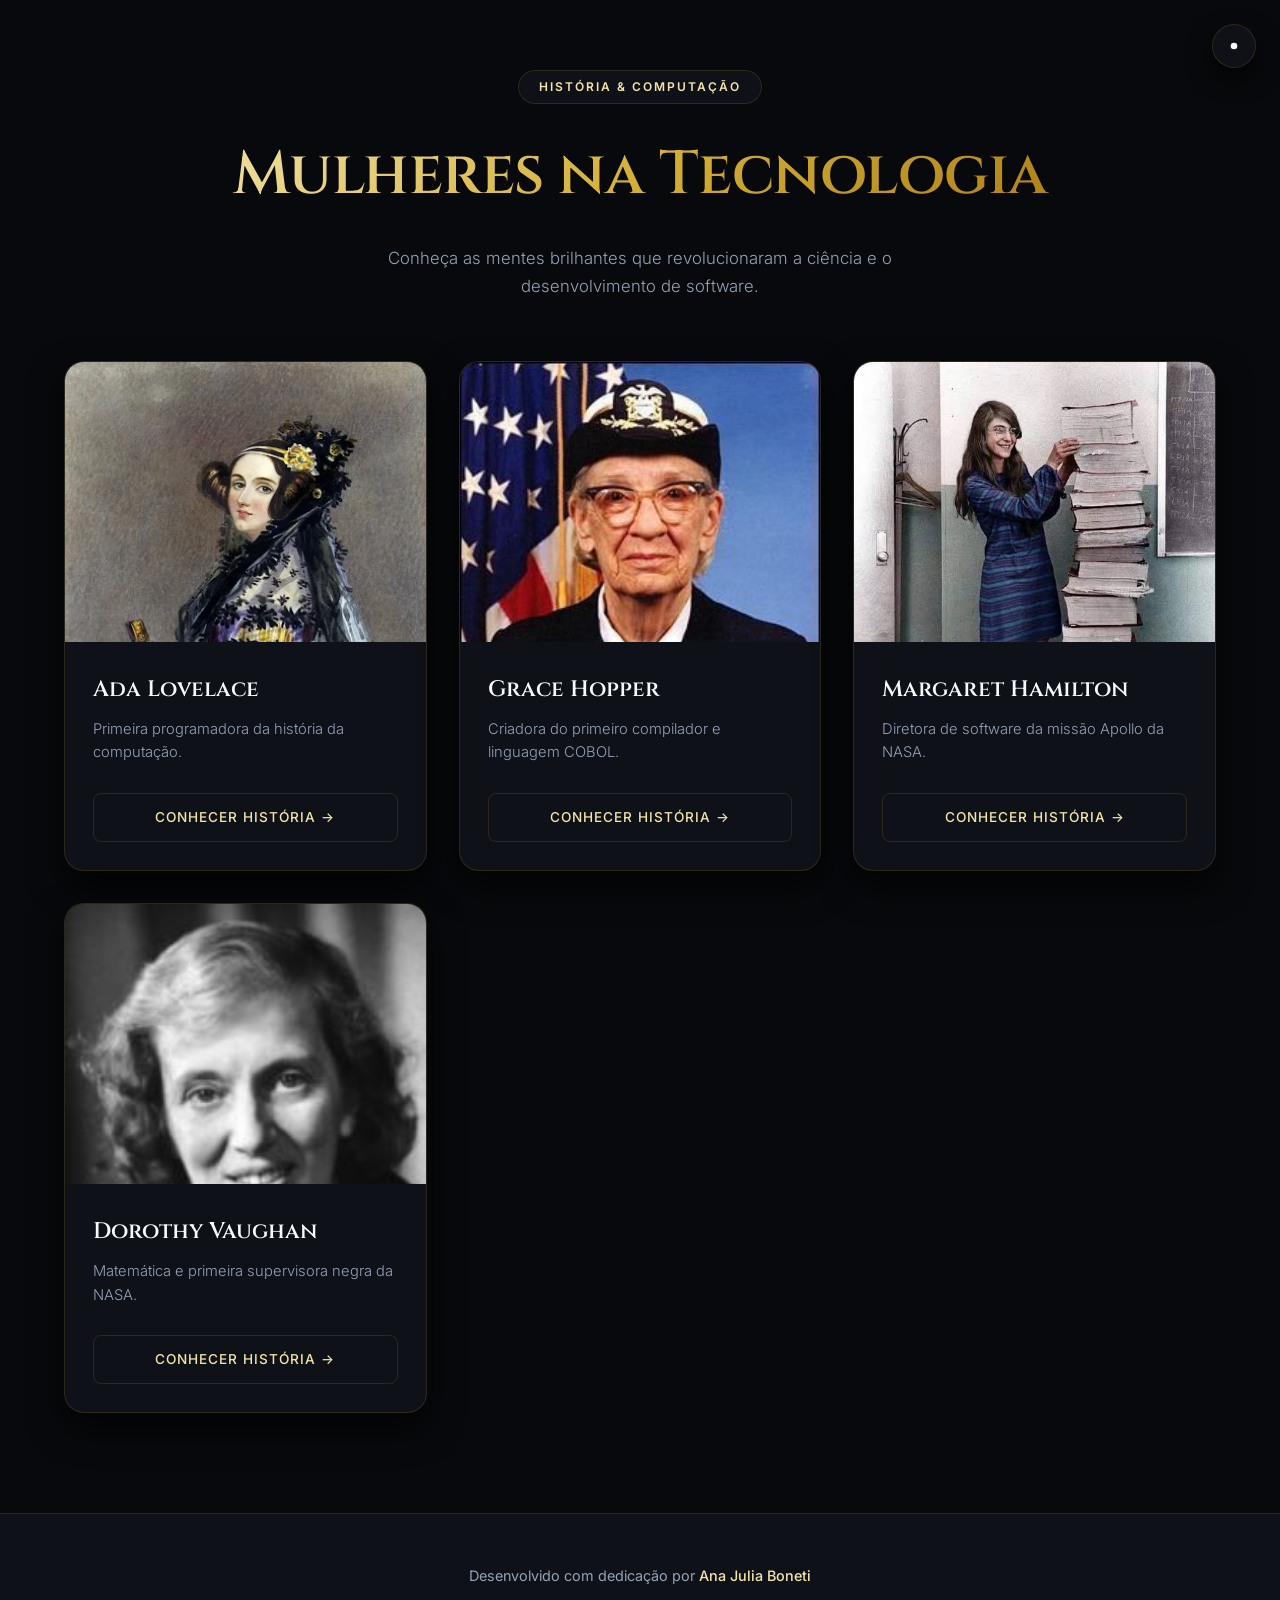
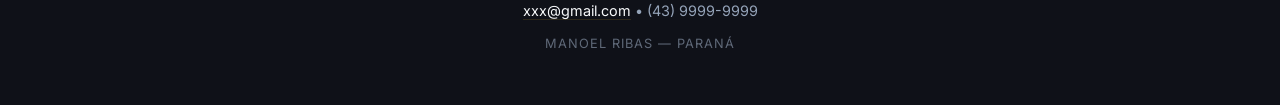
<file: index.html>
<!DOCTYPE html>
<html lang="pt-BR">

<head>
    <meta charset="UTF-8">
    <meta name="viewport" content="width=device-width, initial-scale=1.0">
    <title>Mulheres na Tecnologia | Portal de Pioneiras</title>
    <!-- Fonte Google Inter -->
    <link rel="preconnect" href="https://fonts.googleapis.com">
    <link rel="preconnect" href="https://fonts.gstatic.com" crossorigin>
    <link href="https://fonts.googleapis.com/css2?family=Inter:wght@300;400;600;700&display=swap" rel="stylesheet">
    
    <link rel="stylesheet" href="reset.css">
    <link rel="stylesheet" href="style.css">
</head>

<body>
    <!-- Botão de Alternância de Tema -->
    <div class="theme-toggle-container">
        <button id="theme-toggle" class="theme-btn" title="Alternar Tema Claro/Escuro">
            <svg viewBox="0 0 24 24">
                <path d="M12 3v1m0 16v1m9-9h-1M4 12H3m15.364 6.364l-.707-.707M6.343 6.343l-.707-.707m12.728 0l-.707.707M6.343 17.657l-.707.707M16 12a4 4 0 11-8 0 4 4 0 018 0z"/>
            </svg>
        </button>
    </div>

    <header class="cabecalho">
        <div class="header-content">
            <span class="badge">História & Computação</span>
            <h1 id="titulo">Mulheres na Tecnologia</h1>
            <p class="subtitulo">Conheça as mentes brilhantes que revolucionaram a ciência e o desenvolvimento de software.</p>
        </div>
    </header>

    <main class="container">
        <section class="cards-grid">
            
            <article class="card">
                <div class="card-image-wrapper">
                    <img src="img/ada-lovelace.webp" alt="Ada Lovelace">
                </div>
                <div class="card-content">
                    <h2>Ada Lovelace</h2>
                    <p>Primeira programadora da história da computação.</p>
                    <a href="ada.html" class="btn">Conhecer História &rarr;</a>
                </div>
            </article>

            <article class="card">
                <div class="card-image-wrapper">
                    <img src="img/Gracehopper_thumb.jpg" alt="Grace Hopper">
                </div>
                <div class="card-content">
                    <h2>Grace Hopper</h2>
                    <p>Criadora do primeiro compilador e linguagem COBOL.</p>
                    <a href="grace.html" class="btn">Conhecer História &rarr;</a>
                </div>
            </article>

            <article class="card">
                <div class="card-image-wrapper">
                    <img src="img/images (9).jpeg" alt="Margaret Hamilton">
                </div>
                <div class="card-content">
                    <h2>Margaret Hamilton</h2>
                    <p>Diretora de software da missão Apollo da NASA.</p>
                    <a href="margareth.html" class="btn">Conhecer História &rarr;</a>
                </div>
            </article>

            <article class="card">
                <div class="card-image-wrapper">
                    <img src="img/Dorothy-e1590146692343.jpg" alt="Dorothy Vaughan">
                </div>
                <div class="card-content">
                    <h2>Dorothy Vaughan</h2>
                    <p>Matemática e primeira supervisora negra da NASA.</p>
                    <a href="dorothy.html" class="btn">Conhecer História &rarr;</a>
                </div>
            </article>

        </section>
    </main>

    <footer class="rodape">
        <div class="rodape-content">
            <p class="autor">Desenvolvido com dedicação por <strong>Ana Julia Boneti</strong></p>
            <p class="contato">
                <a href="mailto:xxx@gmail.com">xxx@gmail.com</a> &bull; (43) 9999-9999
            </p>
            <p class="localizacao">Manoel Ribas — Paraná</p>
        </div>
    </footer>

    <script src="script.js"></script>
</body>

</html>
</file>
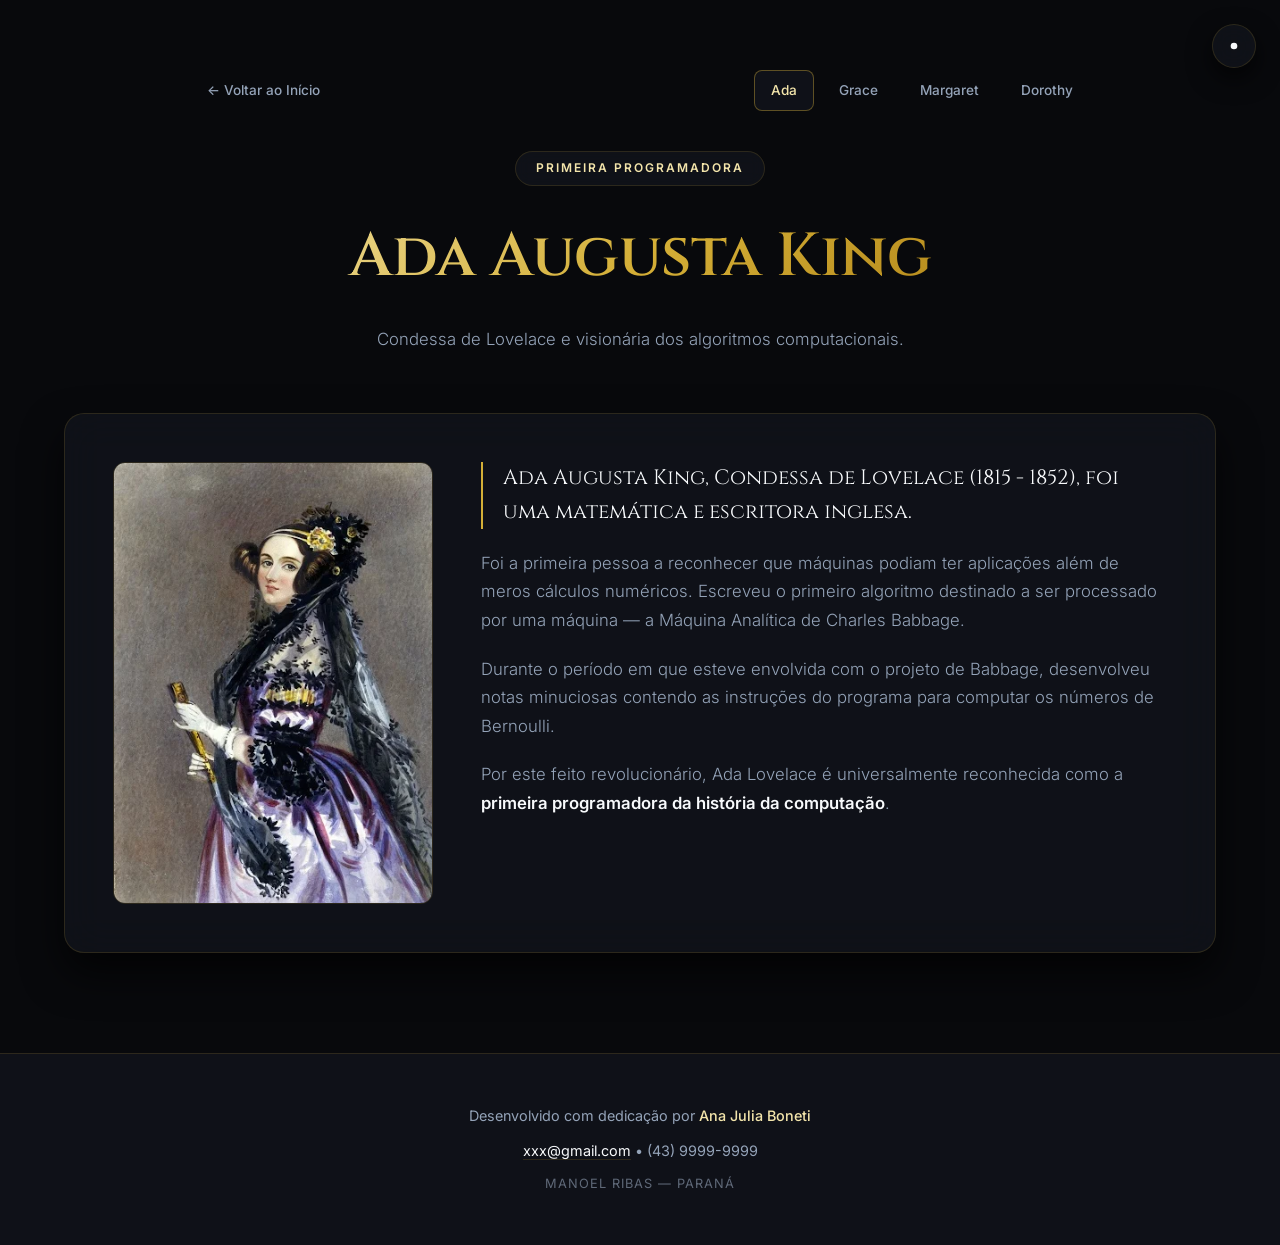
<file: ada.html>
<!DOCTYPE html>
<html lang="pt-BR">

<head>
    <meta charset="UTF-8">
    <meta name="viewport" content="width=device-width, initial-scale=1.0">
    <title>Ada Lovelace | Mulheres na Tecnologia</title>
    
    <link rel="preconnect" href="https://fonts.googleapis.com">
    <link rel="preconnect" href="https://fonts.gstatic.com" crossorigin>
    <link href="https://fonts.googleapis.com/css2?family=Inter:wght@300;400;600;700&display=swap" rel="stylesheet">
    
    <link rel="stylesheet" href="reset.css">
    <link rel="stylesheet" href="style.css">
</head>

<body>

    <!-- Botão de Alternância de Tema -->
    <div class="theme-toggle-container">
        <button id="theme-toggle" class="theme-btn" title="Alternar Tema Claro/Escuro">
            <svg viewBox="0 0 24 24">
                <path d="M12 3v1m0 16v1m9-9h-1M4 12H3m15.364 6.364l-.707-.707M6.343 6.343l-.707-.707m12.728 0l-.707.707M6.343 17.657l-.707.707M16 12a4 4 0 11-8 0 4 4 0 018 0z"/>
            </svg>
        </button>
    </div>

    <header class="cabecalho">
        <div class="header-content">
            <nav class="menu-navegacao">
                <a href="index.html" class="nav-link">&larr; Voltar ao Início</a>
                <div class="nav-links-pioneiras">
                    <a href="ada.html" class="nav-link active">Ada</a>
                    <a href="grace.html" class="nav-link">Grace</a>
                    <a href="margareth.html" class="nav-link">Margaret</a>
                    <a href="dorothy.html" class="nav-link">Dorothy</a>
                </div>
            </nav>
            <span class="badge">Primeira Programadora</span>
            <h1 id="titulo">Ada Augusta King</h1>
            <p class="subtitulo">Condessa de Lovelace e visionária dos algoritmos computacionais.</p>
        </div>
    </header>

    <main class="container">
        <article class="perfil-detalhe">
            <div class="perfil-imagem-container">
                <img src="img/ada-lovelace.webp" alt="Ada Lovelace" class="perfil-img">
            </div>

            <div class="perfil-bio">
                <p class="destaque">
                    Ada Augusta King, Condessa de Lovelace (1815 - 1852), foi uma matemática e escritora inglesa.
                </p>
                <p>
                    Foi a primeira pessoa a reconhecer que máquinas podiam ter aplicações além de meros cálculos numéricos. Escreveu o primeiro algoritmo destinado a ser processado por uma máquina — a Máquina Analítica de Charles Babbage.
                </p>
                <p>
                    Durante o período em que esteve envolvida com o projeto de Babbage, desenvolveu notas minuciosas contendo as instruções do programa para computar os números de Bernoulli.
                </p>
                <p>
                    Por este feito revolucionário, Ada Lovelace é universalmente reconhecida como a <strong>primeira programadora da história da computação</strong>.
                </p>
            </div>
        </article>
    </main>

    <footer class="rodape">
        <div class="rodape-content">
            <p class="autor">Desenvolvido com dedicação por <strong>Ana Julia Boneti</strong></p>
            <p class="contato">
                <a href="mailto:xxx@gmail.com">xxx@gmail.com</a> &bull; (43) 9999-9999
            </p>
            <p class="localizacao">Manoel Ribas — Paraná</p>
        </div>
    </footer>

    <script src="script.js"></script>
</body>

</html>
</file>
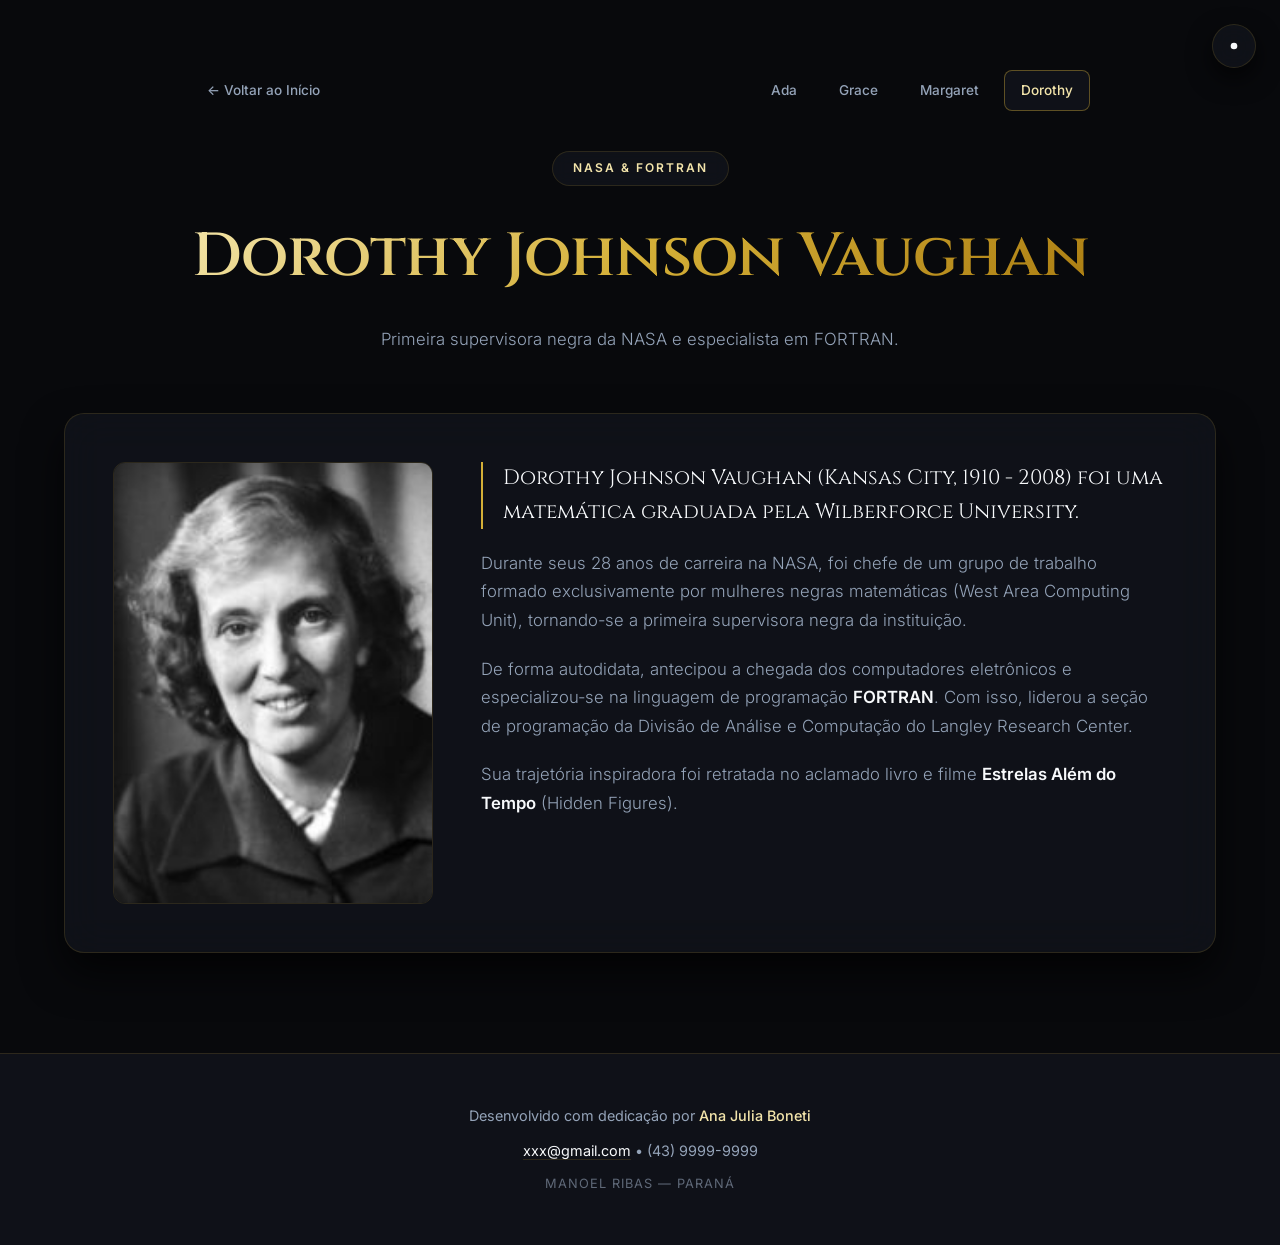
<file: dorothy.html>
<!DOCTYPE html>
<html lang="pt-BR">

<head>
    <meta charset="UTF-8">
    <meta name="viewport" content="width=device-width, initial-scale=1.0">
    <title>Dorothy Vaughan | Mulheres na Tecnologia</title>
    
    <link rel="preconnect" href="https://fonts.googleapis.com">
    <link rel="preconnect" href="https://fonts.gstatic.com" crossorigin>
    <link href="https://fonts.googleapis.com/css2?family=Inter:wght@300;400;600;700&display=swap" rel="stylesheet">
    
    <link rel="stylesheet" href="reset.css">
    <link rel="stylesheet" href="style.css">
</head>

<body>

    <!-- Botão de Alternância de Tema -->
    <div class="theme-toggle-container">
        <button id="theme-toggle" class="theme-btn" title="Alternar Tema Claro/Escuro">
            <svg viewBox="0 0 24 24">
                <path d="M12 3v1m0 16v1m9-9h-1M4 12H3m15.364 6.364l-.707-.707M6.343 6.343l-.707-.707m12.728 0l-.707.707M6.343 17.657l-.707.707M16 12a4 4 0 11-8 0 4 4 0 018 0z"/>
            </svg>
        </button>
    </div>
    <header class="cabecalho">
        <div class="header-content">
            <nav class="menu-navegacao">
                <a href="index.html" class="nav-link">&larr; Voltar ao Início</a>
                <div class="nav-links-pioneiras">
                    <a href="ada.html" class="nav-link">Ada</a>
                    <a href="grace.html" class="nav-link">Grace</a>
                    <a href="margareth.html" class="nav-link">Margaret</a>
                    <a href="dorothy.html" class="nav-link active">Dorothy</a>
                </div>
            </nav>
            <span class="badge">NASA & FORTRAN</span>
            <h1 id="titulo">Dorothy Johnson Vaughan</h1>
            <p class="subtitulo">Primeira supervisora negra da NASA e especialista em FORTRAN.</p>
        </div>
    </header>

    <main class="container">
        <article class="perfil-detalhe">
            <div class="perfil-imagem-container">
                <img src="img/Dorothy-e1590146692343.jpg" alt="Dorothy Johnson Vaughan" class="perfil-img">
            </div>

            <div class="perfil-bio">
                <p class="destaque">
                    Dorothy Johnson Vaughan (Kansas City, 1910 - 2008) foi uma matemática graduada pela Wilberforce University.
                </p>
                <p>
                    Durante seus 28 anos de carreira na NASA, foi chefe de um grupo de trabalho formado exclusivamente por mulheres negras matemáticas (West Area Computing Unit), tornando-se a primeira supervisora negra da instituição.
                </p>
                <p>
                    De forma autodidata, antecipou a chegada dos computadores eletrônicos e especializou-se na linguagem de programação <strong>FORTRAN</strong>. Com isso, liderou a seção de programação da Divisão de Análise e Computação do Langley Research Center.
                </p>
                <p>
                    Sua trajetória inspiradora foi retratada no aclamado livro e filme <strong>Estrelas Além do Tempo</strong> (<em>Hidden Figures</em>).
                </p>
            </div>
        </article>
    </main>

    <footer class="rodape">
        <div class="rodape-content">
            <p class="autor">Desenvolvido com dedicação por <strong>Ana Julia Boneti</strong></p>
            <p class="contato">
                <a href="mailto:xxx@gmail.com">xxx@gmail.com</a> &bull; (43) 9999-9999
            </p>
            <p class="localizacao">Manoel Ribas — Paraná</p>
        </div>
    </footer>

    <script src="script.js"></script>
</body>

</html>
</file>
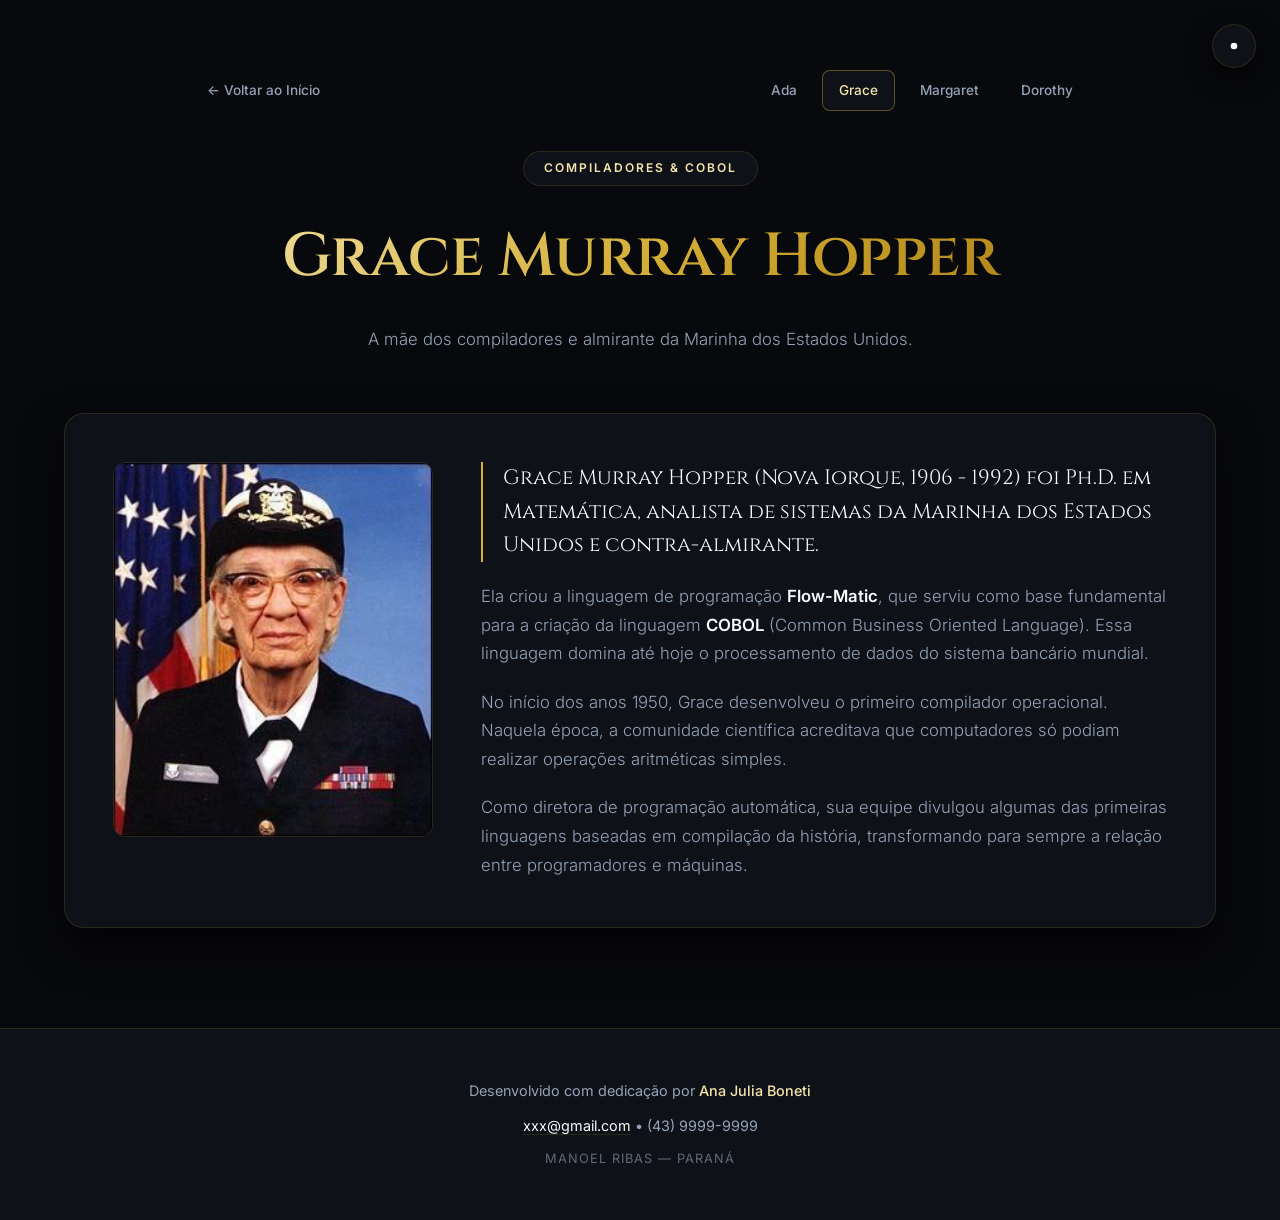
<file: grace.html>
<!DOCTYPE html>
<html lang="pt-BR">

<head>
    <meta charset="UTF-8">
    <meta name="viewport" content="width=device-width, initial-scale=1.0">
    <title>Grace Hopper | Mulheres na Tecnologia</title>
    
    <link rel="preconnect" href="https://fonts.googleapis.com">
    <link rel="preconnect" href="https://fonts.gstatic.com" crossorigin>
    <link href="https://fonts.googleapis.com/css2?family=Inter:wght@300;400;600;700&display=swap" rel="stylesheet">
    
    <link rel="stylesheet" href="reset.css">
    <link rel="stylesheet" href="style.css">
</head>

<body>

    <!-- Botão de Alternância de Tema -->
    <div class="theme-toggle-container">
        <button id="theme-toggle" class="theme-btn" title="Alternar Tema Claro/Escuro">
            <svg viewBox="0 0 24 24">
                <path d="M12 3v1m0 16v1m9-9h-1M4 12H3m15.364 6.364l-.707-.707M6.343 6.343l-.707-.707m12.728 0l-.707.707M6.343 17.657l-.707.707M16 12a4 4 0 11-8 0 4 4 0 018 0z"/>
            </svg>
        </button>
    </div>

    <header class="cabecalho">
        <div class="header-content">
            <nav class="menu-navegacao">
                <a href="index.html" class="nav-link">&larr; Voltar ao Início</a>
                <div class="nav-links-pioneiras">
                    <a href="ada.html" class="nav-link">Ada</a>
                    <a href="grace.html" class="nav-link active">Grace</a>
                    <a href="margareth.html" class="nav-link">Margaret</a>
                    <a href="dorothy.html" class="nav-link">Dorothy</a>
                </div>
            </nav>
            <span class="badge">Compiladores & COBOL</span>
            <h1 id="titulo">Grace Murray Hopper</h1>
            <p class="subtitulo">A mãe dos compiladores e almirante da Marinha dos Estados Unidos.</p>
        </div>
    </header>

    <main class="container">
        <article class="perfil-detalhe">
            <div class="perfil-imagem-container">
                <img src="img/Gracehopper_thumb.jpg" alt="Grace Murray Hopper" class="perfil-img">
            </div>

            <div class="perfil-bio">
                <p class="destaque">
                    Grace Murray Hopper (Nova Iorque, 1906 - 1992) foi Ph.D. em Matemática, analista de sistemas da Marinha dos Estados Unidos e contra-almirante.
                </p>
                <p>
                    Ela criou a linguagem de programação <strong>Flow-Matic</strong>, que serviu como base fundamental para a criação da linguagem <strong>COBOL</strong> (<em>Common Business Oriented Language</em>). Essa linguagem domina até hoje o processamento de dados do sistema bancário mundial.
                </p>
                <p>
                    No início dos anos 1950, Grace desenvolveu o primeiro compilador operacional. Naquela época, a comunidade científica acreditava que computadores só podiam realizar operações aritméticas simples. 
                </p>
                <p>
                    Como diretora de programação automática, sua equipe divulgou algumas das primeiras linguagens baseadas em compilação da história, transformando para sempre a relação entre programadores e máquinas.
                </p>
            </div>
        </article>
    </main>

    <footer class="rodape">
        <div class="rodape-content">
            <p class="autor">Desenvolvido com dedicação por <strong>Ana Julia Boneti</strong></p>
            <p class="contato">
                <a href="mailto:xxx@gmail.com">xxx@gmail.com</a> &bull; (43) 9999-9999
            </p>
            <p class="localizacao">Manoel Ribas — Paraná</p>
        </div>
    </footer>

    <script src="script.js"></script>
</body>

</html>
</file>
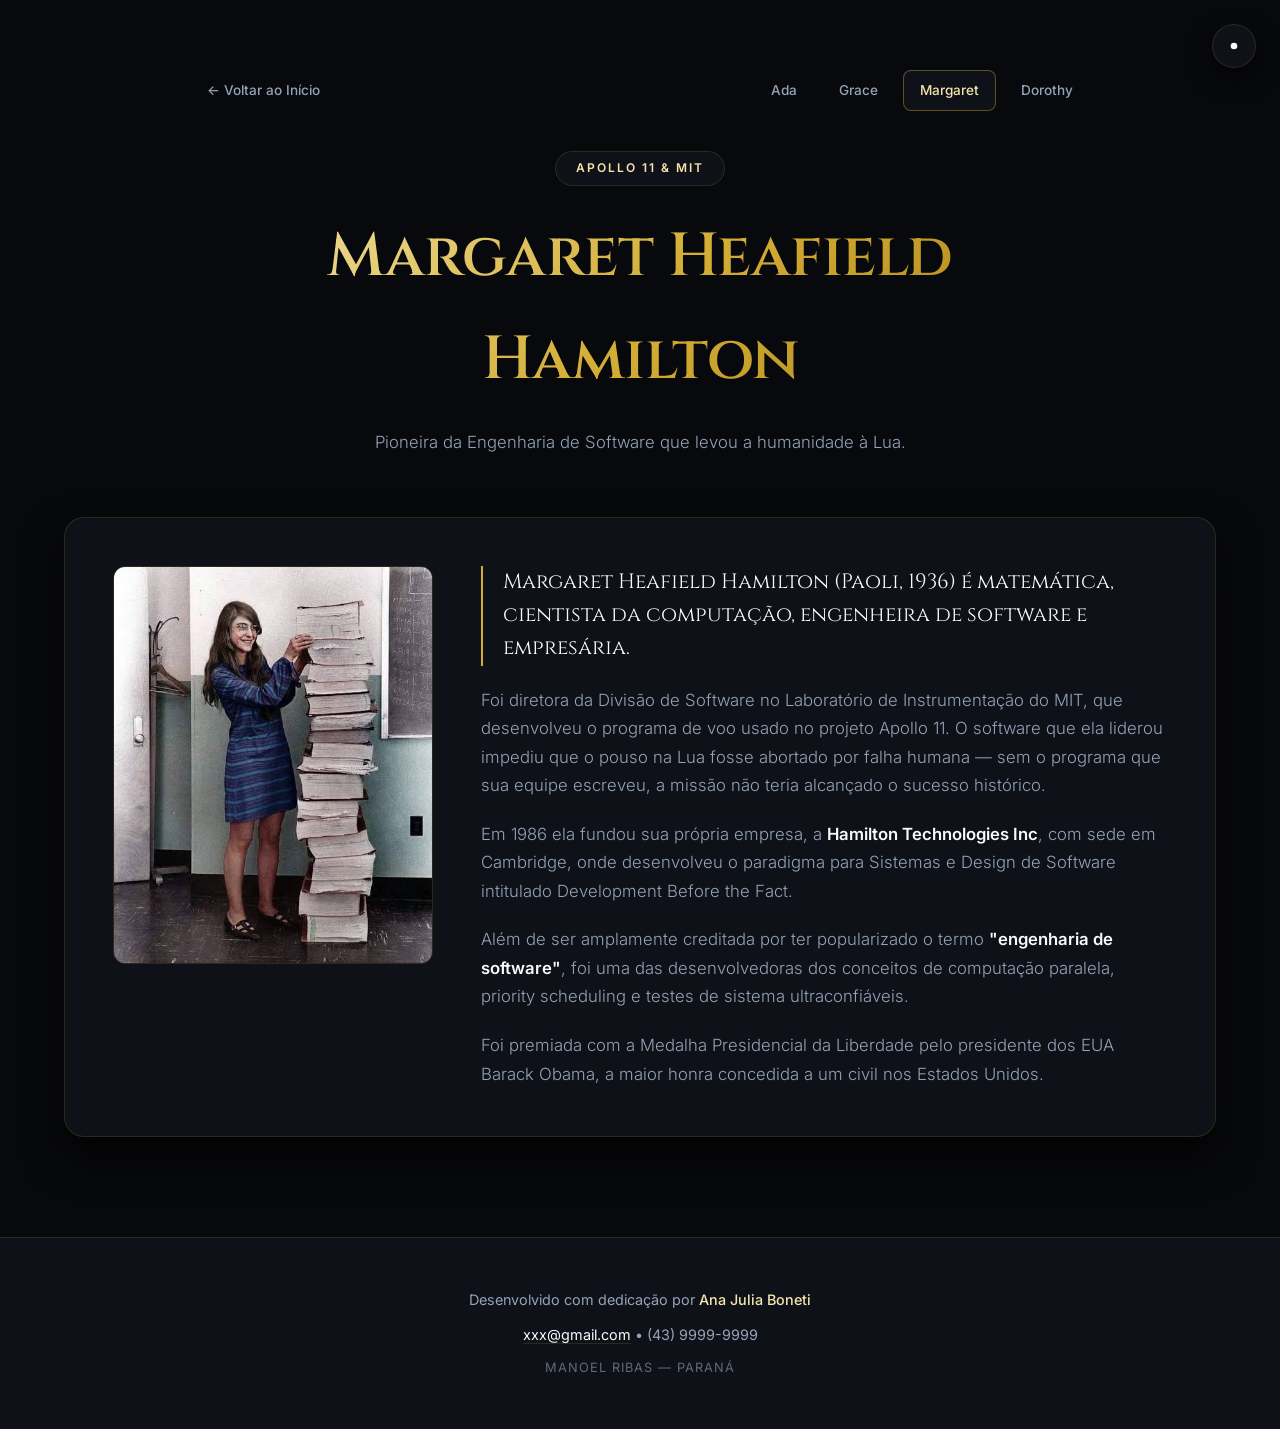
<file: margareth.html>
<!DOCTYPE html>
<html lang="pt-BR">

<head>
    <meta charset="UTF-8">
    <meta name="viewport" content="width=device-width, initial-scale=1.0">
    <title>Margaret Hamilton | Mulheres na Tecnologia</title>
    
    <link rel="preconnect" href="https://fonts.googleapis.com">
    <link rel="preconnect" href="https://fonts.gstatic.com" crossorigin>
    <link href="https://fonts.googleapis.com/css2?family=Inter:wght@300;400;600;700&display=swap" rel="stylesheet">
    
    <link rel="stylesheet" href="reset.css">
    <link rel="stylesheet" href="style.css">
</head>

<body>

    <!-- Botão de Alternância de Tema -->
    <div class="theme-toggle-container">
        <button id="theme-toggle" class="theme-btn" title="Alternar Tema Claro/Escuro">
            <svg viewBox="0 0 24 24">
                <path d="M12 3v1m0 16v1m9-9h-1M4 12H3m15.364 6.364l-.707-.707M6.343 6.343l-.707-.707m12.728 0l-.707.707M6.343 17.657l-.707.707M16 12a4 4 0 11-8 0 4 4 0 018 0z"/>
            </svg>
        </button>
    </div>

    <header class="cabecalho">
        <div class="header-content">
            <nav class="menu-navegacao">
                <a href="index.html" class="nav-link">&larr; Voltar ao Início</a>
                <div class="nav-links-pioneiras">
                    <a href="ada.html" class="nav-link">Ada</a>
                    <a href="grace.html" class="nav-link">Grace</a>
                    <a href="margareth.html" class="nav-link active">Margaret</a>
                    <a href="dorothy.html" class="nav-link">Dorothy</a>
                </div>
            </nav>
            <span class="badge">Apollo 11 & MIT</span>
            <h1 id="titulo">Margaret Heafield Hamilton</h1>
            <p class="subtitulo">Pioneira da Engenharia de Software que levou a humanidade à Lua.</p>
        </div>
    </header>

    <main class="container">
        <article class="perfil-detalhe">
            <div class="perfil-imagem-container">
                <img src="img/images (9).jpeg" alt="Margaret Heafield Hamilton" class="perfil-img">
            </div>

            <div class="perfil-bio">
                <p class="destaque">
                    Margaret Heafield Hamilton (Paoli, 1936) é matemática, cientista da computação, engenheira de software e empresária.
                </p>
                <p>
                    Foi diretora da Divisão de Software no Laboratório de Instrumentação do MIT, que desenvolveu o programa de voo usado no projeto Apollo 11. O software que ela liderou impediu que o pouso na Lua fosse abortado por falha humana — sem o programa que sua equipe escreveu, a missão não teria alcançado o sucesso histórico.
                </p>
                <p>
                    Em 1986 ela fundou sua própria empresa, a <strong>Hamilton Technologies Inc</strong>, com sede em Cambridge, onde desenvolveu o paradigma para Sistemas e Design de Software intitulado <em>Development Before the Fact</em>.
                </p>
                <p>
                    Além de ser amplamente creditada por ter popularizado o termo <strong>"engenharia de software"</strong>, foi uma das desenvolvedoras dos conceitos de computação paralela, <em>priority scheduling</em> e testes de sistema ultraconfiáveis.
                </p>
                <p>
                    Foi premiada com a Medalha Presidencial da Liberdade pelo presidente dos EUA Barack Obama, a maior honra concedida a um civil nos Estados Unidos.
                </p>
            </div>
        </article>
    </main>

    <footer class="rodape">
        <div class="rodape-content">
            <p class="autor">Desenvolvido com dedicação por <strong>Ana Julia Boneti</strong></p>
            <p class="contato">
                <a href="mailto:xxx@gmail.com">xxx@gmail.com</a> &bull; (43) 9999-9999
            </p>
            <p class="localizacao">Manoel Ribas — Paraná</p>
        </div>
    </footer>

    <script src="script.js"></script>
</body>

</html>
</file>
<file: style.css>
/* Importação de Fontes Premium */
@import url('https://fonts.googleapis.com/css2?family=Cinzel:wght@500;600;700&family=Inter:wght@300;400;500;600&display=swap');

/* --- VARIÁVEIS DE TEMA: ESCURO (PADRÃO) --- */
:root {
    --bg-main: #08090c;
    --bg-card: rgba(18, 20, 28, 0.75);
    --bg-card-hover: rgba(26, 29, 41, 0.85);
    
    --gold-primary: #d4af37;
    --gold-light: #f3e5ab;
    --gold-gradient: linear-gradient(135deg, #f3e5ab 0%, #d4af37 50%, #aa7c11 100%);
    
    --text-primary: #f8fafc;
    --text-muted: #94a3b8;
    
    --border-subtle: rgba(212, 175, 55, 0.15);
    --border-highlight: rgba(212, 175, 55, 0.4);
    
    --shadow-color: rgba(0, 0, 0, 0.7);
    --btn-text: #f3e5ab;
    --btn-hover-text: #000000;
}

/* --- VARIÁVEIS DE TEMA: CLARO --- */
[data-theme="light"] {
    --bg-main: #f4f5f7;
    --bg-card: rgba(255, 255, 255, 0.85);
    --bg-card-hover: rgba(255, 255, 255, 1);
    
    --gold-primary: #b8860b;
    --gold-light: #8b6508;
    --gold-gradient: linear-gradient(135deg, #d4af37 0%, #b8860b 50%, #8b6508 100%);
    
    --text-primary: #1e293b;
    --text-muted: #64748b;
    
    --border-subtle: rgba(184, 134, 11, 0.2);
    --border-highlight: rgba(184, 134, 11, 0.5);
    
    --shadow-color: rgba(0, 0, 0, 0.08);
    --btn-text: #b8860b;
    --btn-hover-text: #ffffff;
}

/* Reset Básico */
* {
    box-sizing: border-box;
    margin: 0;
    padding: 0;
}

body {
    background-color: var(--bg-main);
    color: var(--text-primary);
    font-family: 'Inter', system-ui, sans-serif;
    line-height: 1.7;
    min-height: 100vh;
    display: flex;
    flex-direction: column;
    transition: background-color 0.4s ease, color 0.4s ease;
}

/* ==========================================================================
   Botão de Alternância de Tema (Toggle)
   ========================================================================== */

.theme-toggle-container {
    position: fixed;
    top: 24px;
    right: 24px;
    z-index: 1000;
}

.theme-btn {
    background: var(--bg-card);
    border: 1px solid var(--border-subtle);
    color: var(--text-primary);
    width: 44px;
    height: 44px;
    border-radius: 50%;
    display: flex;
    align-items: center;
    justify-content: center;
    cursor: pointer;
    backdrop-filter: blur(12px);
    box-shadow: 0 10px 25px var(--shadow-color);
    transition: all 0.3s ease;
}

.theme-btn:hover {
    border-color: var(--border-highlight);
    transform: scale(1.05);
}

.theme-btn svg {
    width: 20px;
    height: 20px;
    fill: currentColor;
    transition: transform 0.5s ease;
}

.theme-btn:hover svg {
    transform: rotate(45deg);
}

/* ==========================================================================
   Cabeçalho Editorial
   ========================================================================== */

.cabecalho {
    padding: 70px 24px 40px;
    text-align: center;
}

.header-content {
    max-width: 900px;
    margin: 0 auto;
}

.badge {
    display: inline-block;
    background: var(--bg-card);
    color: var(--gold-light);
    border: 1px solid var(--border-subtle);
    padding: 6px 20px;
    border-radius: 999px;
    font-size: 0.75rem;
    font-weight: 600;
    text-transform: uppercase;
    letter-spacing: 2px;
    margin-bottom: 20px;
    backdrop-filter: blur(8px);
}

#titulo {
    font-family: 'Cinzel', serif;
    font-size: clamp(2.4rem, 6vw, 3.8rem);
    font-weight: 600;
    letter-spacing: -0.5px;
    background: var(--gold-gradient);
    -webkit-background-clip: text;
    -webkit-text-fill-color: transparent;
    margin-bottom: 16px;
}

.subtitulo {
    color: var(--text-muted);
    font-size: 1.05rem;
    font-weight: 300;
    max-width: 620px;
    margin: 0 auto;
}

/* ==========================================================================
   Container Principal & Grids
   ========================================================================== */

.container {
    max-width: 1200px;
    margin: 0 auto;
    padding: 20px 24px 100px;
    width: 100%;
    flex: 1;
}

.cards-grid {
    display: grid;
    grid-template-columns: repeat(auto-fit, minmax(270px, 1fr));
    gap: 32px;
}

/* ==========================================================================
   Cards de Alta Costura
   ========================================================================== */

.card {
    background: var(--bg-card);
    border: 1px solid var(--border-subtle);
    border-radius: 20px;
    overflow: hidden;
    backdrop-filter: blur(16px);
    display: flex;
    flex-direction: column;
    transition: all 0.4s cubic-bezier(0.16, 1, 0.3, 1);
    box-shadow: 0 15px 35px var(--shadow-color);
}

.card:hover {
    transform: translateY(-8px);
    background: var(--bg-card-hover);
    border-color: var(--border-highlight);
    box-shadow: 0 25px 50px var(--shadow-color);
}

.card-image-wrapper {
    width: 100%;
    height: 280px;
    overflow: hidden;
    position: relative;
}

.card-image-wrapper img {
    width: 100%;
    height: 100%;
    object-fit: cover;
    object-position: top center;
    transition: transform 0.4s ease;
}

.card:hover .card-image-wrapper img {
    transform: scale(1.06);
}

.card-content {
    padding: 28px;
    display: flex;
    flex-direction: column;
    flex: 1;
}

.card-content h2 {
    font-family: 'Cinzel', serif;
    font-size: 1.4rem;
    font-weight: 600;
    margin-bottom: 10px;
    color: var(--text-primary);
}

.card-content p {
    color: var(--text-muted);
    font-size: 0.92rem;
    font-weight: 300;
    margin-bottom: 28px;
    flex: 1;
    line-height: 1.6;
}

/* Botão Luxuoso */
.btn {
    display: inline-flex;
    align-items: center;
    justify-content: center;
    padding: 12px 24px;
    background: transparent;
    color: var(--btn-text);
    border: 1px solid var(--border-subtle);
    text-decoration: none;
    border-radius: 8px;
    font-weight: 500;
    font-size: 0.85rem;
    letter-spacing: 1px;
    text-transform: uppercase;
    transition: all 0.3s ease;
}

.btn:hover {
    background: var(--gold-gradient);
    color: var(--btn-hover-text);
    border-color: transparent;
    font-weight: 600;
}

/* ==========================================================================
   Páginas Internas de Biografia
   ========================================================================== */

.menu-navegacao {
    display: flex;
    justify-content: space-between;
    align-items: center;
    flex-wrap: wrap;
    gap: 16px;
    max-width: 1000px;
    margin: 0 auto 40px auto;
}

.nav-links-pioneiras {
    display: flex;
    gap: 8px;
}

.nav-link {
    color: var(--text-muted);
    text-decoration: none;
    font-size: 0.85rem;
    font-weight: 500;
    padding: 8px 16px;
    border-radius: 8px;
    transition: all 0.3s ease;
    border: 1px solid transparent;
}

.nav-link:hover {
    color: var(--text-primary);
    border-color: var(--border-subtle);
}

.nav-link.active {
    color: var(--gold-light);
    background: var(--bg-card);
    border-color: var(--border-highlight);
}

.perfil-detalhe {
    background: var(--bg-card);
    border: 1px solid var(--border-subtle);
    border-radius: 20px;
    padding: 48px;
    backdrop-filter: blur(20px);
    display: grid;
    grid-template-columns: 320px 1fr;
    gap: 48px;
    align-items: start;
    box-shadow: 0 20px 40px var(--shadow-color);
}

.perfil-imagem-container {
    width: 100%;
    border-radius: 12px;
    overflow: hidden;
    border: 1px solid var(--border-subtle);
}

.perfil-img {
    width: 100%;
    height: auto;
    max-height: 440px;
    object-fit: cover;
    display: block;
}

.perfil-bio {
    display: flex;
    flex-direction: column;
    gap: 20px;
    font-size: 1.05rem;
    color: var(--text-muted);
    font-weight: 300;
}

.perfil-bio .destaque {
    font-family: 'Cinzel', serif;
    font-size: 1.3rem;
    color: var(--text-primary);
    line-height: 1.6;
    border-left: 2px solid var(--gold-primary);
    padding-left: 20px;
}

.perfil-bio strong {
    color: var(--text-primary);
    font-weight: 600;
}

/* ==========================================================================
   Rodapé Elegante
   ========================================================================== */

.rodape {
    border-top: 1px solid var(--border-subtle);
    padding: 50px 24px;
    text-align: center;
    background: var(--bg-card);
}

.rodape-content {
    display: flex;
    flex-direction: column;
    gap: 10px;
    font-size: 0.9rem;
    color: var(--text-muted);
}

.rodape strong {
    color: var(--gold-light);
    font-weight: 500;
}

.rodape a {
    color: var(--text-primary);
    text-decoration: none;
    border-bottom: 1px solid var(--border-subtle);
}

.localizacao {
    font-size: 0.8rem;
    letter-spacing: 1px;
    text-transform: uppercase;
    opacity: 0.6;
}

@media (max-width: 868px) {
    .perfil-detalhe {
        grid-template-columns: 1fr;
        padding: 28px;
        gap: 32px;
    }
    .menu-navegacao {
        flex-direction: column;
        gap: 20px;
    }
}
</file>
